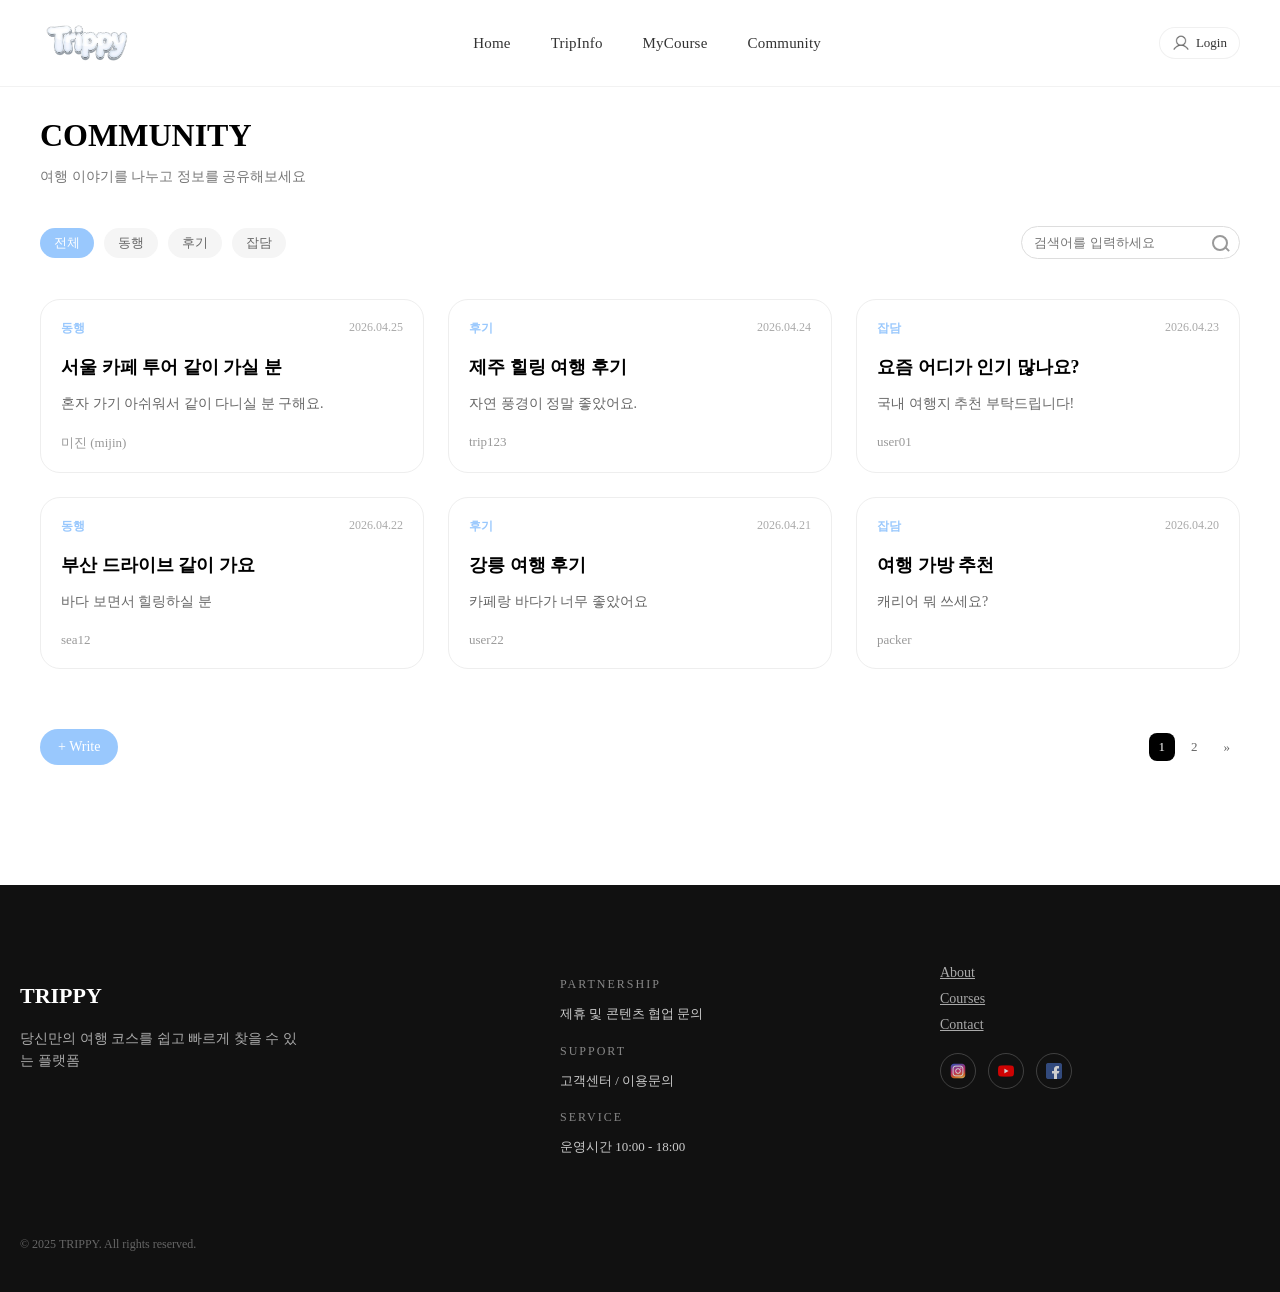
<file: project4/community.html>
<!DOCTYPE html>
<html lang="ko">
<head>
  <meta charset="UTF-8" />
  <meta name="viewport" content="width=device-width, initial-scale=1.0"/>
  <title>Community</title>

  <link rel="stylesheet" href="./css/layout.css">
  <link rel="stylesheet" href="./css/community.css">
</head>

<body>

<div id="header"></div>

<div class="community-container">

  <div class="page-title">
    <h2>COMMUNITY</h2>
    <p>여행 이야기를 나누고 정보를 공유해보세요</p>
  </div>

  <!-- 필터 -->
  <div class="community-top">

    <div class="categories">
        <a href="#" class="active" data-filter="all">전체</a>
        <a href="#" data-filter="trip">동행</a>
        <a href="#" data-filter="review">후기</a>
        <a href="#" data-filter="free">잡담</a>
    </div>

    <div class="search-box">
        <input type="text" placeholder="검색어를 입력하세요">
        <span class="search-icon"></span>
    </div>

  </div>

  <!-- 카드 리스트 -->
  <div class="card-list">

    <div class="post-card" data-category="trip">
      <div class="post-top">
        <span class="category">동행</span>
        <span class="date">2026.04.25</span>
      </div>
      <h3 class="title">서울 카페 투어 같이 가실 분</h3>
      <p class="desc">혼자 가기 아쉬워서 같이 다니실 분 구해요.</p>
      <div class="post-bottom">
        <span class="author">미진 (mijin)</span>
      </div>
    </div>

    <div class="post-card" data-category="review">
      <div class="post-top">
        <span class="category">후기</span>
        <span class="date">2026.04.24</span>
      </div>
      <h3 class="title">제주 힐링 여행 후기</h3>
      <p class="desc">자연 풍경이 정말 좋았어요.</p>
      <div class="post-bottom">
        <span class="author">trip123</span>
      </div>
    </div>

    <div class="post-card" data-category="free">
      <div class="post-top">
        <span class="category">잡담</span>
        <span class="date">2026.04.23</span>
      </div>
      <h3 class="title">요즘 어디가 인기 많나요?</h3>
      <p class="desc">국내 여행지 추천 부탁드립니다!</p>
      <div class="post-bottom">
        <span class="author">user01</span>
      </div>
    </div>

    <div class="post-card" data-category="trip">
      <div class="post-top">
        <span class="category">동행</span>
        <span class="date">2026.04.22</span>
      </div>
      <h3 class="title">부산 드라이브 같이 가요</h3>
      <p class="desc">바다 보면서 힐링하실 분</p>
      <div class="post-bottom">
        <span class="author">sea12</span>
      </div>
    </div>

    <div class="post-card" data-category="review">
      <div class="post-top">
        <span class="category">후기</span>
        <span class="date">2026.04.21</span>
      </div>
      <h3 class="title">강릉 여행 후기</h3>
      <p class="desc">카페랑 바다가 너무 좋았어요</p>
      <div class="post-bottom">
        <span class="author">user22</span>
      </div>
    </div>

    <div class="post-card" data-category="free">
      <div class="post-top">
        <span class="category">잡담</span>
        <span class="date">2026.04.20</span>
      </div>
      <h3 class="title">여행 가방 추천</h3>
      <p class="desc">캐리어 뭐 쓰세요?</p>
      <div class="post-bottom">
        <span class="author">packer</span>
      </div>
    </div>

    <div class="post-card" data-category="trip">
      <div class="post-top">
        <span class="category">동행</span>
        <span class="date">2026.04.19</span>
      </div>
      <h3 class="title">제주도 동행 구해요</h3>
      <p class="desc">여유롭게 여행하실 분</p>
      <div class="post-bottom">
        <span class="author">jeju</span>
      </div>
    </div>

  </div>

  <div class="community-bottom">
    <a href="#" class="write-btn">+ Write</a>

    <div class="pagination"></div>
  </div>

</div>

<div id="footer"></div>

<script src="./js/include.js"></script>
<script src="./js/main.js"></script>

<script>
  initCommunity();
</script>

</body>
</html>
</file>
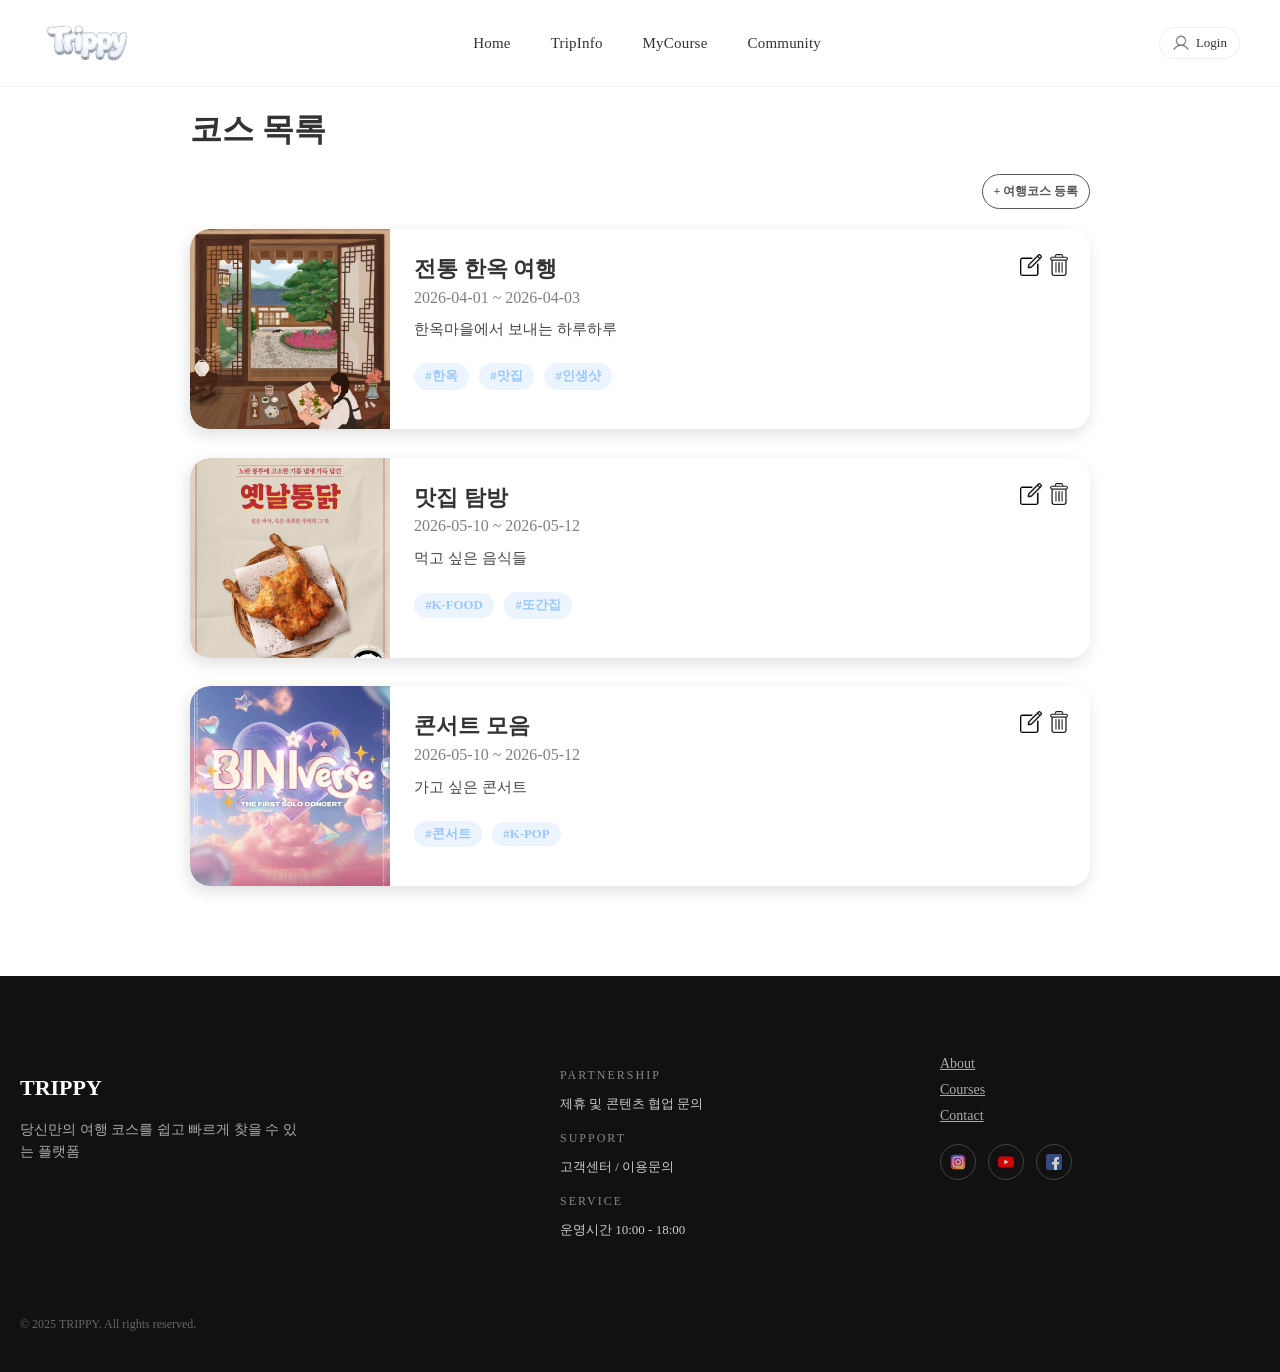
<file: project4/course.html>
<!DOCTYPE html>
<html lang="ko">
<head>
  <meta charset="UTF-8" />
  <meta name="viewport" content="width=device-width, initial-scale=1.0" />
  <title>MyCourse</title>

  <link rel="stylesheet" href="./css/layout.css">
  <link rel="stylesheet" href="./css/course.css" />
</head>
<body>

<div id="header"></div>

<div class="content-wrapper">
  <h1 class="page-title">코스 목록</h1>

  <div class="list-header">
    <div class="add-course-btn">
     + 여행코스 등록
    </div>
  </div>
  
  <section class="product-list">

    <!-- 코스 1 -->
    <article class="product-item">
      <img class="product-img" src="./images/trip20.jpg" alt="여행 이미지" />

      <div class="product-info">
        <div class="info-left">
          <div class="product-title">
            전통 한옥 여행
          </div>

          <div class="product-genre">
            2026-04-01 ~ 2026-04-03
          </div>

          <div class="product-description">
            한옥마을에서 보내는 하루하루
          </div>

          <div class="product-price">#한옥</div>
          <div class="product-price">#맛집</div>
          <div class="product-price">#인생샷</div>
        </div>

        <div class="product-actions">
          <form method="post" action="#">
            <input type="hidden" name="courseId" value="1"/>
            <input type="image" src="./images/edit.png" class="action-icon"/>
          </form>

          <form method="post" action="#">
            <input type="hidden" name="courseId" value="1"/>
            <input type="image" src="./images/delete.png" class="action-icon"/>
          </form>
        </div>
      </div>
    </article>

    <!-- 코스 2 -->
    <article class="product-item">
      <img class="product-img" src="./images/k-food07.jpg" alt="여행 이미지" />

      <div class="product-info">
        <div class="info-left">
          <div class="product-title">
            맛집 탐방
          </div>

          <div class="product-genre">
            2026-05-10 ~ 2026-05-12
          </div>

          <div class="product-description">
            먹고 싶은 음식들
          </div>

          <div class="product-price">#K-FOOD</div>
          <div class="product-price">#또간집</div>
        </div>

        <div class="product-actions">
          <form method="post" action="#">
            <input type="hidden" name="courseId" value="2"/>
            <input type="image" src="./images/edit.png" class="action-icon"/>
          </form>

          <form method="post" action="#">
            <input type="hidden" name="courseId" value="2"/>
            <input type="image" src="./images/delete.png" class="action-icon"/>
          </form>
        </div>
      </div>
    </article>

    <!-- 코스 3 -->
    <article class="product-item">
      <img class="product-img" src="./images/k-pop01.jpg" alt="여행 이미지" />

      <div class="product-info">
        <div class="info-left">
          <div class="product-title">
            콘서트 모음
          </div>

          <div class="product-genre">
            2026-05-10 ~ 2026-05-12
          </div>

          <div class="product-description">
            가고 싶은 콘서트
          </div>

          <div class="product-price">#콘서트</div>
          <div class="product-price">#K-POP</div>
        </div>

        <div class="product-actions">
          <form method="post" action="#">
            <input type="hidden" name="courseId" value="2"/>
            <input type="image" src="./images/edit.png" class="action-icon"/>
          </form>

          <form method="post" action="#">
            <input type="hidden" name="courseId" value="2"/>
            <input type="image" src="./images/delete.png" class="action-icon"/>
          </form>
        </div>
      </div>
    </article>

  </section>
</div>

<div id="footer"></div>

<script src="./js/include.js"></script>
<script src="./js/main.js"></script>

<script>
fetch("./components/header.html")
  .then(res => res.text())
  .then(data => {
    document.getElementById("header").innerHTML = data;

    initHeader();
  });
</script>

</body>
</html>
</file>
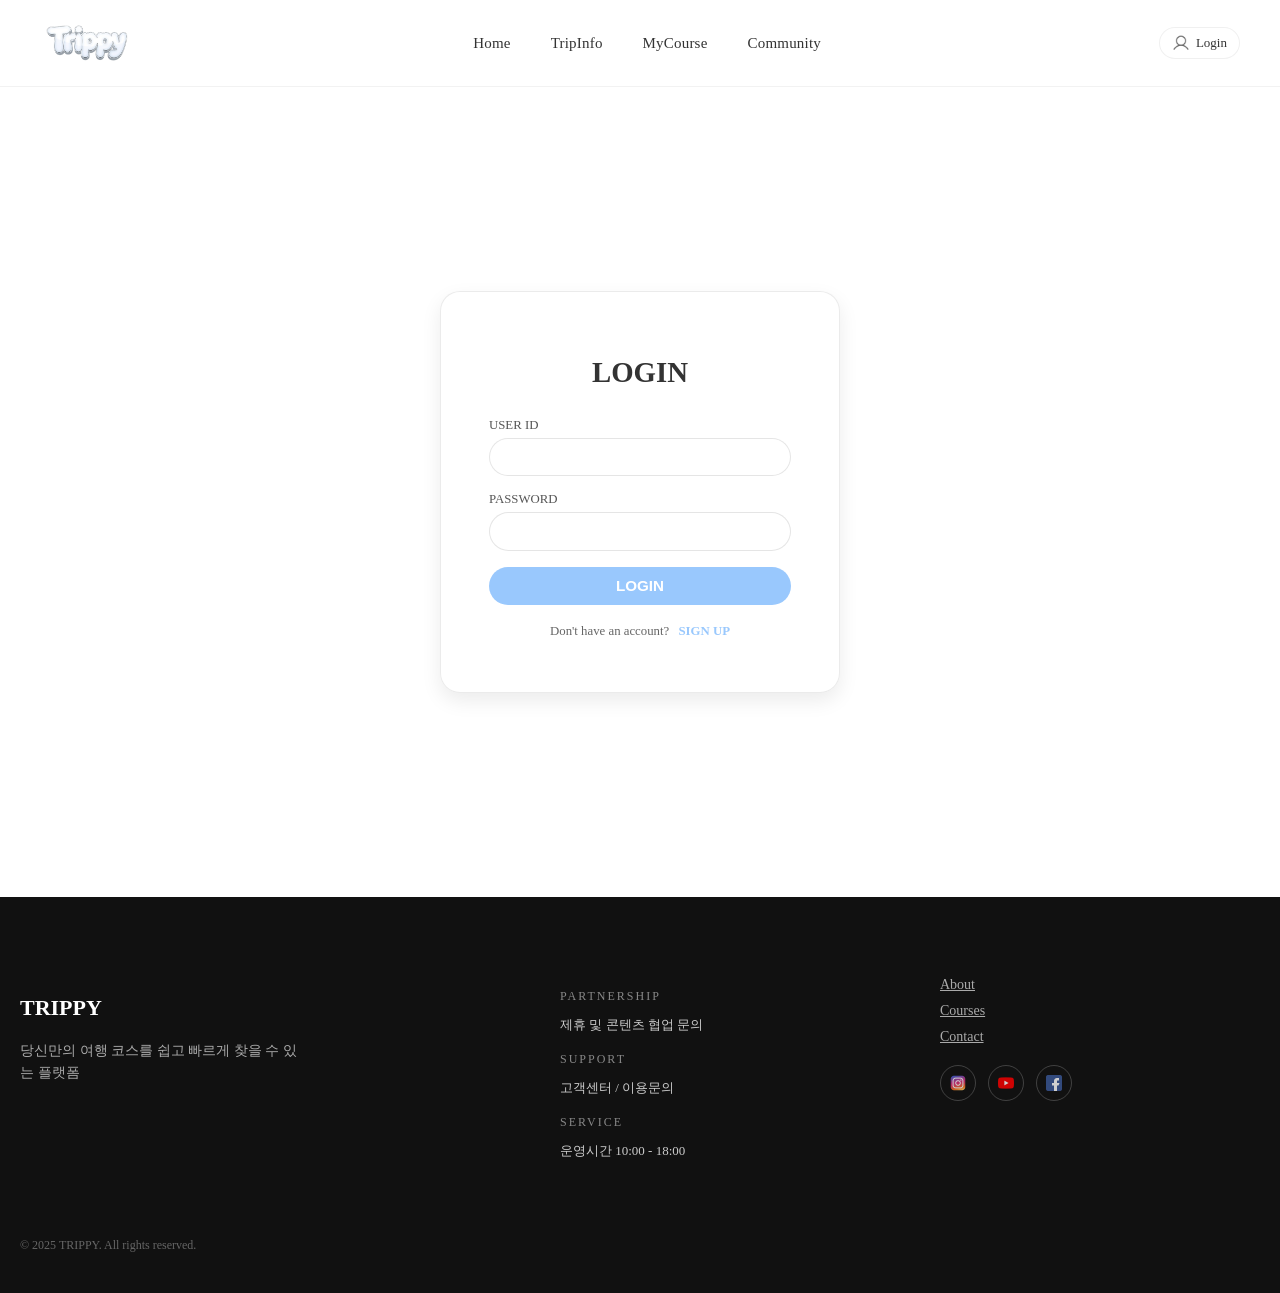
<file: project4/login.html>
<!DOCTYPE html>
<html lang="ko">
<head>
  <meta charset="UTF-8" />
  <meta name="viewport" content="width=device-width, initial-scale=1.0" />
  <title>Login</title>

  <link rel="stylesheet" href="./css/layout.css">
  <link rel="stylesheet" href="./css/login.css" />
</head>
<body>

  <div id="header"></div>

  <div class="login-container">
    <div class="login-card">
      <h2>LOGIN</h2>
      <form action="#" method="post">
        <label for="id">USER ID</label>
        <input type="text" id="id" name="userId" required />

        <label for="password">PASSWORD</label>
        <input type="password" id="password" name="password" required />

        <button type="submit">LOGIN</button>

        <p class="signup-text">
            Don't have an account?
            <a href="signup.html">SIGN UP</a>
        </p>
      </form>
    </div>
  </div>
  
  <div id="footer"></div>
  
  <script src="./js/include.js"></script>
  <script src="./js/main.js"></script>

  <script>
  fetch("./components/header.html")
    .then(res => res.text())
    .then(data => {
      document.getElementById("header").innerHTML = data;

      initHeader();
    });
  </script>
</body>
</html>
</file>
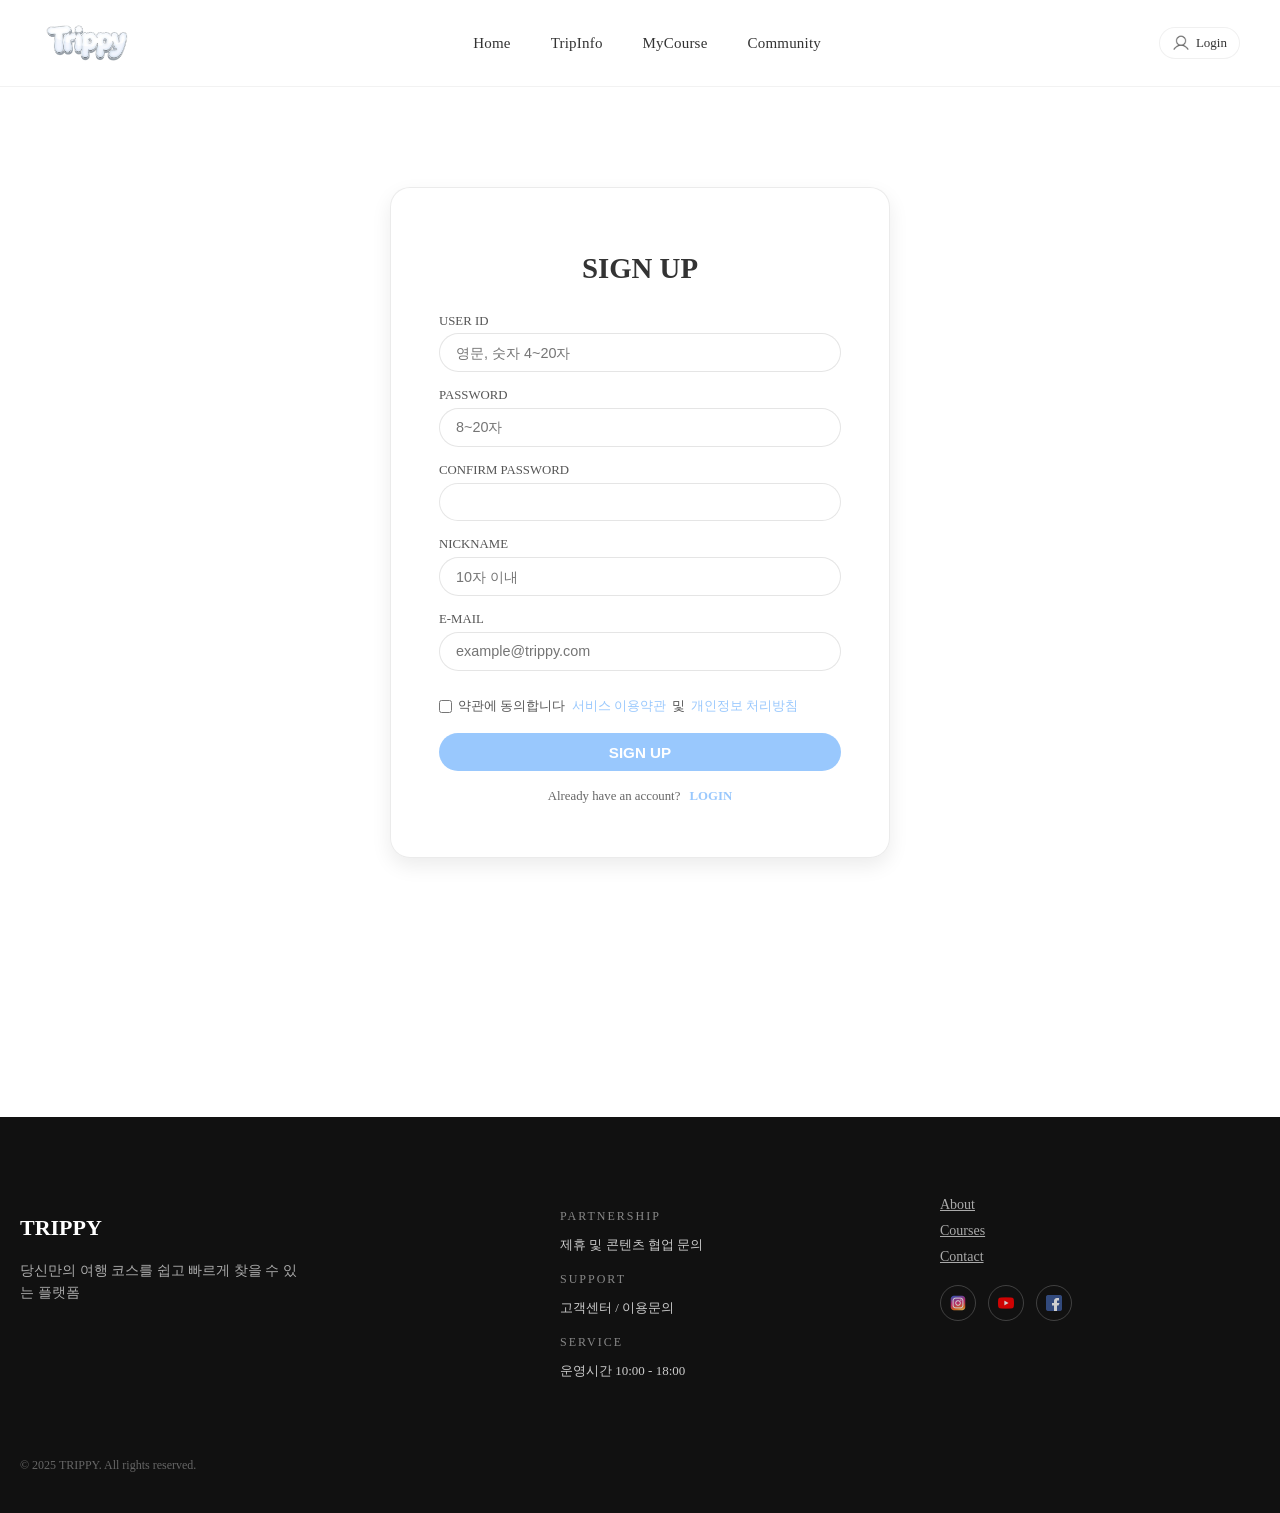
<file: project4/signup.html>
<!DOCTYPE html>
<html lang="ko">
<head>
    <meta charset="UTF-8">
    <meta name="viewport" content="width=device-width, initial-scale=1.0">
    <title>signup</title>

    <link rel="stylesheet" href="./css/layout.css">
    <link rel="stylesheet" href="./css/signup.css">
</head>

<body>

<div id="header"></div>

<div class="signup-container">

    <div class="signup-card">
        <h2>SIGN UP</h2>

        <form id="signupForm">

            <label>USER ID</label>
            <input type="text" id="userId" placeholder="영문, 숫자 4~20자">

            <label>PASSWORD</label>
            <div class="pw-wrap">
                <input type="password" id="password" placeholder="8~20자">
                <i class="fas fa-eye-slash toggle" data-target="password"></i>
            </div>

            <label>CONFIRM PASSWORD</label>
            <div class="pw-wrap">
                <input type="password" id="confirmPassword">
                <i class="fas fa-eye-slash toggle" data-target="confirmPassword"></i>
            </div>

            <label>NICKNAME</label>
            <input type="text" id="nickname" placeholder="10자 이내">

            <label>E-MAIL</label>
            <input type="email" id="email" placeholder="example@trippy.com">

            <div class="terms">
                <label class="terms-row">
                    <input type="checkbox" id="terms">

                    <span class="terms-text">
                        약관에 동의합니다
                        <a href="#">서비스 이용약관</a>
                        및
                        <a href="#">개인정보 처리방침</a>
                    </span>
                </label>
            </div>

            <button id="submitBtn" disabled>SIGN UP</button>

            <p class="login-text">
                Already have an account? <a href="login.html">LOGIN</a>
            </p>

        </form>
    </div>

</div>

<div id="footer"></div>

<script src="./js/include.js"></script>
<script src="./js/main.js"></script>

<script>
fetch("./components/header.html")
.then(res => res.text())
.then(data => {
    document.getElementById("header").innerHTML = data;

    initHeader();
});
</script>

</body>
</html>
</file>
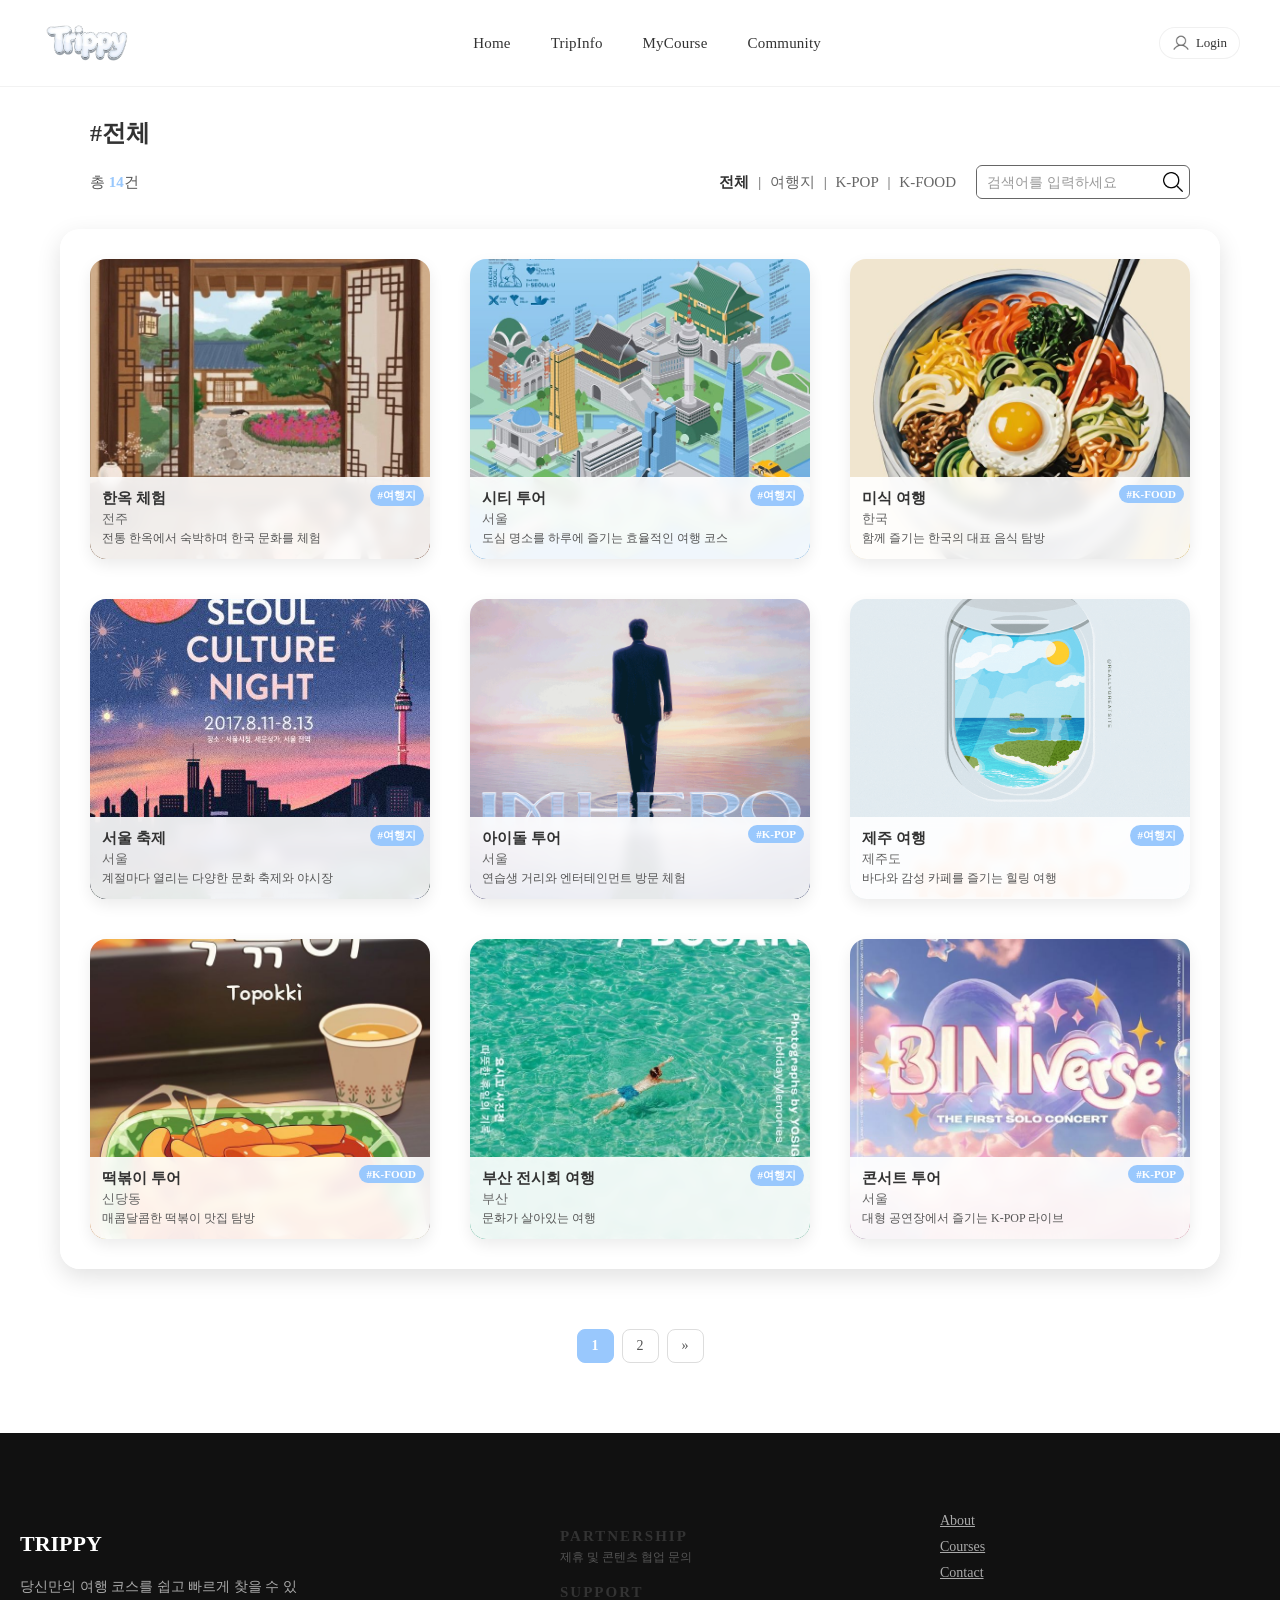
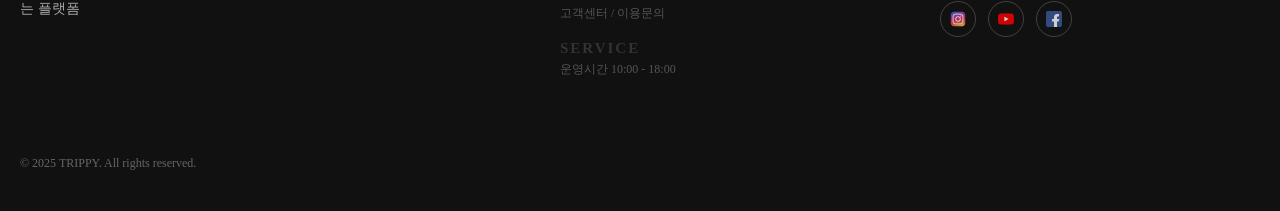
<file: project4/trip.html>
<!DOCTYPE html>
<html lang="ko">
<head>
  <meta charset="UTF-8" />
  <meta name="viewport" content="width=device-width, initial-scale=1.0" />
  <title>TripInfo</title>

  <link rel="stylesheet" href="./css/layout.css">
  <link rel="stylesheet" href="./css/trip.css">
</head>
<body>

<div id="header"></div>

<div class="content-wrapper">

  <h1 class="page-title">
    <span id="titleText">#전체</span>
  </h1>

  <div class="page-sub">

    <div class="count">
      총 <span class="count-num" id="countNum">0</span>건
    </div>

    <div class="filter-area">

      <!-- 카테고리 -->
      <div class="categories">
        <a href="#" data-filter="all" class="active">전체</a> |
        <a href="#" data-filter="trip">여행지</a> |
        <a href="#" data-filter="kpop">K-POP</a> |
        <a href="#" data-filter="kfood">K-FOOD</a>
      </div>

      <!-- 검색 -->
      <div class="search-box">
        <form>
          <input type="text" id="searchInput" placeholder="검색어를 입력하세요" />
          <button type="submit" class="search-btn"></button>
        </form>
      </div>

    </div>
  </div>

  <!-- 카드 리스트 -->
  <div class="grid">

    <div class="card" data-category="trip">
        <img src="./images/trip20.jpg">
        <div class="info-box">
        <span class="category">#여행지</span>
        <div class="title">한옥 체험</div>
        <div class="location">전주</div>
        <div class="desc">전통 한옥에서 숙박하며 한국 문화를 체험</div>
        </div>
    </div>

    <div class="card" data-category="trip">
        <img src="./images/trip10.jpg">
        <div class="info-box">
        <span class="category">#여행지</span>
        <div class="title">시티 투어</div>
        <div class="location">서울</div>
        <div class="desc">도심 명소를 하루에 즐기는 효율적인 여행 코스</div>
        </div>
    </div>

    <div class="card" data-category="kfood">
        <img src="./images/k-food05.jpg">
        <div class="info-box">
        <span class="category">#K-FOOD</span>
        <div class="title">미식 여행</div>
        <div class="location">한국</div>
        <div class="desc">함께 즐기는 한국의 대표 음식 탐방</div>
        </div>
    </div>

    <div class="card" data-category="trip">
        <img src="./images/trip3.jpg">
        <div class="info-box">
        <span class="category">#여행지</span>
        <div class="title">서울 축제</div>
        <div class="location">서울</div>
        <div class="desc">계절마다 열리는 다양한 문화 축제와 야시장</div>
        </div>
    </div>

    <div class="card" data-category="kpop">
        <img src="./images/k-pop06.gif">
        <div class="info-box">
        <span class="category">#K-POP</span>
        <div class="title">아이돌 투어</div>
        <div class="location">서울</div>
        <div class="desc">연습생 거리와 엔터테인먼트 방문 체험</div>
        </div>
    </div>

    <div class="card" data-category="trip">
        <img src="./images/trip19.gif">
        <div class="info-box">
        <span class="category">#여행지</span>
        <div class="title">제주 여행</div>
        <div class="location">제주도</div>
        <div class="desc">바다와 감성 카페를 즐기는 힐링 여행</div>
        </div>
    </div>

    <div class="card" data-category="kfood">
        <img src="./images/k-food09.jpg">
        <div class="info-box">
        <span class="category">#K-FOOD</span>
        <div class="title">떡볶이 투어</div>
        <div class="location">신당동</div>
        <div class="desc">매콤달콤한 떡볶이 맛집 탐방</div>
        </div>
    </div>

    <div class="card" data-category="trip">
        <img src="./images/trip18.jpg">
        <div class="info-box">
        <span class="category">#여행지</span>
        <div class="title">부산 전시회 여행</div>
        <div class="location">부산</div>
        <div class="desc">문화가 살아있는 여행</div>
        </div>
    </div>

    <div class="card" data-category="kpop">
        <img src="./images/k-pop01.jpg">
        <div class="info-box">
        <span class="category">#K-POP</span>
        <div class="title">콘서트 투어</div>
        <div class="location">서울</div>
        <div class="desc">대형 공연장에서 즐기는 K-POP 라이브</div>
        </div>
    </div>

    <div class="card" data-category="kpop">
        <img src="./images/k-pop02.jpg">
        <div class="info-box">
        <span class="category">#K-POP</span>
        <div class="title">IU 콘서트</div>
        <div class="location">서울</div>
        <div class="desc">감성적인 라이브 공연과 팬들과의 특별한 시간</div>
        </div>
    </div>

    <div class="card" data-category="kfood">
        <img src="./images/k-food08.jpg">
        <div class="info-box">
        <span class="category">#K-FOOD</span>
        <div class="title">한식 탐방</div>
        <div class="location">서울</div>
        <div class="desc">비빔밥, 불고기 등 대표 한식 메뉴 체험</div>
        </div>
    </div>

    <div class="card" data-category="trip">
        <img src="./images/trip21.jpg">
        <div class="info-box">
        <span class="category">#여행지</span>
        <div class="title">강릉 여행</div>
        <div class="location">강릉</div>
        <div class="desc">바다와 함께 노을 보기</div>
        </div>
    </div>

    <div class="card" data-category="kfood">
        <img src="./images/k-food06.jpg">
        <div class="info-box">
        <span class="category">#K-FOOD</span>
        <div class="title">한우곰탕</div>
        <div class="location">서울</div>
        <div class="desc">깊고 진한 국물의 전통 한식 요리</div>
        </div>
    </div>

    <div class="card" data-category="kpop">
        <img src="./images/k-pop09.jpg">
        <div class="info-box">
        <span class="category">#K-POP</span>
        <div class="title">태연 콘서트</div>
        <div class="location">서울</div>
        <div class="desc">감미로운 보컬과 감성 무대</div>
        </div>
    </div>

  </div>

  <!-- 페이징 -->
  <div class="pagination"></div>

</div>

<div id="footer"></div>

<script src="./js/main.js"></script>
<script src="./js/include.js"></script>

<script>
fetch("./components/header.html")
  .then(res => res.text())
  .then(data => {
    document.getElementById("header").innerHTML = data;

    initHeader();
  });
</script>

</body>
</html>
</file>
<file: project4/css/layout.css>
@charset "UTF-8";

body {
    padding-top: 87px;
    margin: 0;
}

/* header */
.header {
    position: fixed;
    top: 0;
    width: 100%;
    z-index: 1000;
    background: rgba(255, 255, 255, 0.7);
    backdrop-filter: blur(12px);
    border-bottom: 1px solid rgba(0,0,0,0.05);
}

.header-inner {
    max-width: 1200px;
    margin: 0 auto;
    padding: 16px 20px;
    display: flex;
    align-items: center;
    justify-content: space-between;
}

.logo img {
    height: 50px;
    cursor: pointer;
}

/* NAV */
.nav {
    display: flex;
    gap: 40px;
}

.nav a {
    text-decoration: none;
    font-size: 15px;
    font-weight: 500;
    letter-spacing: 0.2px;
    color: #333;
    position: relative;
    transition: all 0.25s ease;
}

.nav a::after {
    content: "";
    position: absolute;
    left: 0;
    bottom: -6px;
    width: 100%;
    height: 2px;
    background: #333;
    transform: scaleX(0);
    transition: transform 0.25s ease;
}

.nav a:hover {
    color: #111;
}

.nav a:hover::after {
    transform: scaleX(1);
}

.header-actions {
    display: flex;
    align-items: center;
    gap: 10px;
}

.user-box {
    display: flex;
    align-items: center;
    gap: 6px;
    padding: 6px 12px;
    border-radius: 999px;
    text-decoration: none;
    font-size: 13px;
    font-weight: 500;
    color: #333;
    background: rgba(255,255,255,0.6);
    border: 1px solid rgba(0,0,0,0.06);
    transition: all 0.25s ease;
}

.user-box img {
    width: 18px;
    height: 18px;
    filter: brightness(0.4);
}

.user-box:hover {
    background: #fff;
    border-color: rgba(0,0,0,0.3);
}

/* DROPDOWN */
.mega-dropdown {
    position: absolute;
    top: 87px;
    left: 0;
    width: 100%;
    background: #fff;
    border-top: 1px solid #eee;
    opacity: 0;
    visibility: hidden;
    transform: translateY(-10px);
    transition: 0.3s ease;
    box-shadow: 0 10px 30px rgba(0,0,0,0.05);
}

.header:hover .mega-dropdown {
    opacity: 1;
    visibility: visible;
    transform: translateY(0);
}

.mega-inner {
    max-width: 1400px;
    margin: 0 auto;
    padding: 40px;
    display: grid;
    grid-template-columns: 1.2fr 1fr 1fr 1fr;
    gap: 40px;
}

.mega-img {
    width: 310px;
    height: 180px;
    overflow: hidden;
}

.mega-img img {
    width: 100%;
    height: 100%;
    object-fit: cover;
    border-radius: 12px;
}

.mega-section {
    display: flex;
    flex-direction: column;
    gap: 1px;
    align-items: flex-start;
}

.mega-section .title {
    font-size: 13px;
    letter-spacing: 2px;
    color: #999;
    margin-bottom: 22px;
    padding-left: 10px;
}

.mega-section a {
    display: inline-block;
    font-size: 15px;
    color: #333;
    text-decoration: none;

    padding: 5px 12px;
    border-radius: 10px;

    transition: all 0.25s ease;
}

.mega-section a:hover {
    background: #eaecf0;
}


/* HAMBURGER */
.hamburger {
    display: none;
    cursor: pointer;
    position: relative;
    z-index: 3000;
}

.menu-icon {
    display: block;
    width: 22px;
    height: 22px;
    background: url("../images/menu.png") no-repeat center / contain;
    transition: 0.2s;
}

/* MOBILE MENU */
.mobile-menu {
    position: fixed;
    top: 0;
    right: -100%;
    width: 260px;
    height: 100vh;
    background: #fff;
    z-index: 2000;
    transition: right 0.35s ease;
}

.mobile-menu.active {
    right: 0;
}

.mobile-inner {
    padding: 80px 20px;
    display: flex;
    flex-direction: column;
    gap: 18px;
}

/* CLOSE BUTTON */
.menu-close {
    position: absolute;
    top: 20px;
    right: 20px;
    z-index: 3001;
    cursor: pointer;
}

.close-icon {
    display: block;
    width: 20px;
    height: 20px;
    background: url("../images/close.png") no-repeat center / contain;
}

/* LINK (HOME / LOGIN) */
.mobile-link {
    display: flex;
    align-items: center;
    gap: 8px;

    padding: 12px 0;

    font-size: 16px;
    font-weight: 600;
    color: #000;
    text-decoration: none;

    border-bottom: 1px solid #eee;
}

.mobile-link.login {
    border: none;
}

/* ACCORDION */
.mobile-item {
    border-bottom: 1px solid #eee;
    padding-bottom: 10px;
}

.mobile-title {
    display: flex;
    justify-content: space-between;
    align-items: center;

    font-size: 16px;
    font-weight: 600;
    padding: 12px 0;

    cursor: pointer;
}

.mobile-sub {
    max-height: 0;
    overflow: hidden;

    display: flex;
    flex-direction: column;
    gap: 10px;

    transition: max-height 0.35s ease;
}

.mobile-item.active .mobile-sub {
    max-height: 300px;
    padding-top: 6px;
}

.mobile-sub a {
    font-size: 14px;
    color: #555;
    text-decoration: none;
    padding: 6px 0;
    transition: 0.2s;
}

.mobile-sub a:hover {
    color: #000;
}

/* ARROW */
.arrow {
    width: 10px;
    height: 10px;
    margin-left: 10px;

    border-right: 2px solid #333;
    border-bottom: 2px solid #333;

    transform: rotate(45deg);
    transition: 0.3s;
}

.mobile-item.active .arrow {
    transform: rotate(-135deg);
}




/* footer */
.footer {
    background: #111;
    color: #ccc;
    padding: 80px 20px 40px;
}

.footer-inner {
    max-width: 1400px;
    margin: 0 auto;
}
.footer-grid {
    display: grid;
    grid-template-columns: 1.5fr 1fr 1fr;
    gap: 60px;
    align-items: start;
}

/* LEFT */
.footer-col.left .logo {
    font-size: 22px;
    color: #fff;
    font-weight: 700;
}

.footer-col.left .desc {
    margin-top: 10px;
    font-size: 14px;
    color: #aaa;
    line-height: 1.6;
    max-width: 280px;
}

/* MIDDLE */
.middle .info-box {
    margin-bottom: 18px;
}

.middle .title {
    font-size: 12px;
    letter-spacing: 2px;
    color: #888;
}

.middle .desc {
    font-size: 13px;
    color: #ccc;
    margin-top: 4px;
}

/* RIGHT */
.right .links {
    display: flex;
    flex-direction: column;
    gap: 10px;
    margin-bottom: 20px;
}

.right .links a {
    color: #aaa;
    font-size: 14px;
}

.right .links a:hover {
    color: #fff;
}

.right .sns {
    display: flex;
    gap: 12px;
}

.right .sns a {
    width: 34px;
    height: 34px;
    border: 1px solid rgba(255,255,255,0.2);
    border-radius: 50%;
    display: flex;
    align-items: center;
    justify-content: center;
}

.right .sns img {
    width: 16px;
    height: 16px;
    opacity: 0.8;
}

/* BOTTOM */
.footer-bottom {
    margin-top: 60px;
    font-size: 12px;
    color: #666;
}




@media (max-width: 1024px) {

    body {
        padding-top: 77px;
    }

    .header-inner {
        padding: 14px 16px;
    }

    .nav {
        gap: 24px;
    }

    .logo img {
        height: 44px;
    }

    .mega-inner {
        grid-template-columns: 1fr 1fr 1fr;
        gap: 30px;
    }

    .mega-img {
        display: none;
    }

    /* footer */
    .footer {
        padding: 60px 20px 30px;
    }

    .footer-grid {
        grid-template-columns: 1fr 1fr;
        gap: 40px;
    }

    .footer-col.left {
        grid-column: span 2;
    }

    .footer-col.left .desc {
        max-width: 100%;
    }
}


@media (max-width: 768px) {

    body {
        padding-top: 73px;
    }

    .header-inner {
        flex-wrap: wrap;
        gap: 10px;
    }

    .nav {
        display: none;
    }

    .user-box span {
        display: none;
    }

    .user-box {
        padding: 6px 10px;
    }

    .mega-dropdown {
        display: none;
    }

    .logo img {
        height: 40px;
    }

    .hamburger {
        display: flex;
    }

    .mega-dropdown {
        display: none;
    }

    /* footer */
    .footer-grid {
        grid-template-columns: 1fr;
        gap: 30px;
    }

    .footer-col {
        text-align: left;
    }

    .footer-col.left .logo {
        font-size: 20px;
    }

    .footer-col.left .desc {
        font-size: 13px;
    }

    .middle .info-box {
        margin-bottom: 14px;
    }

    .right .links {
        flex-direction: row;
        gap: 16px;
        flex-wrap: wrap;
    }

    .right .links a {
        font-size: 13px;
    }

    .right .sns {
        margin-top: 10px;
    }

    .footer-bottom {
        margin-top: 40px;
        text-align: center;
    }
}

@media (max-width: 480px) {

    body {
        padding-top: 65px;
    }

    .header-inner {
        padding: 12px 14px;
    }

    .logo img {
        height: 36px;
    }

    .user-box {
        padding: 6px 8px;
        font-size: 12px;
    }

    /* footer */
    .footer {
        padding: 50px 16px 24px;
    }

    .footer-col.left .logo {
        font-size: 18px;
    }

    .footer-col.left .desc {
        font-size: 12px;
        line-height: 1.5;
    }

    .middle .title {
        font-size: 11px;
    }

    .middle .desc {
        font-size: 12px;
    }

    .right .links {
        gap: 12px;
    }

    .right .sns a {
        width: 30px;
        height: 30px;
    }

    .right .sns img {
        width: 14px;
        height: 14px;
    }

    .footer-bottom {
        font-size: 11px;
    }
}
</file>
<file: project4/css/community.css>
@charset "UTF-8";

.community-container {
    max-width: 1200px;
    margin: 30px auto 120px;
    padding: 0 40px;
}

.page-title h2 {
    font-size: 32px;
    margin-bottom: 10px;
}

.page-title p {
    color: #777;
    font-size: 14px;
}

.community-top {
    display: flex;
    justify-content: space-between;
    align-items: center;
    margin: 40px 0;
}

.categories {
    display: flex;
    gap: 10px;
}

.categories a {
    padding: 6px 14px;
    border-radius: 20px;
    background: #f5f5f5;
    color: #666;
    font-size: 13px;
    text-decoration: none;
    transition: 0.2s;
}

.categories a.active {
    background: #99c8fd;
    color: #fff;
}

.categories a:hover {
    background: #eaeaea;
}

.search-box {
    position: relative;
}

.search-box input {
    padding: 8px 36px 8px 12px;
    border-radius: 20px;
    border: 1px solid #ddd;
}

.search-icon {
    position: absolute;
    right: 12px;
    top: 50%;
    transform: translateY(-50%);
    width: 12px;
    height: 12px;
    border: 2px solid #999;
    border-radius: 50%;
    cursor: pointer;
}

.search-icon::after {
    content: "";
    position: absolute;
    right: -4px;
    bottom: -1px;
    width: 6px;
    height: 2px;
    background: #999;
    transform: rotate(45deg);
}

.card-list {
    display: grid;
    grid-template-columns: repeat(3, 1fr);
    gap: 24px;
}

.post-card {
    padding: 20px;
    border-radius: 20px;
    background: #fff;
    border: 1px solid #eee;
    transition: all 0.25s ease;
}

.post-card:hover {
    transform: translateY(-6px);
    box-shadow: 0 10px 25px rgba(0,0,0,0.08);
}

.post-top {
    display: flex;
    justify-content: space-between;
    margin-bottom: 10px;
}

.category {
    font-size: 12px;
    color: #99c8fd;
    font-weight: 600;
}

.date {
    font-size: 12px;
    color: #aaa;
}

.post-card .title {
    font-size: 18px;
    margin-bottom: 8px;
}

.desc {
    font-size: 14px;
    color: #666;
    margin-bottom: 20px;
    line-height: 1.5;
}

.post-bottom {
    font-size: 13px;
    color: #999;
}

.community-bottom {
    margin-top: 60px;
    display: flex;
    justify-content: space-between;
    align-items: center;
}

.write-btn {
    background: #99c8fd;
    color: #fff;
    padding: 10px 18px;
    border-radius: 20px;
    text-decoration: none;
    font-size: 14px;
}

.write-btn:hover {
    background: #7fb6f5;
}

.pagination {
    display: flex;
    gap: 6px;
}

.pagination a {
    padding: 6px 10px;
    border-radius: 8px;
    text-decoration: none;
    color: #666;
    font-size: 13px;
}

.pagination a.active {
    background: #000;
    color: #fff;
}

.pagination a:hover {
    background: #eee;
}



@media (max-width: 1024px) {

    .community-container {
        padding: 0 30px;
    }

    .card-list {
        grid-template-columns: repeat(2, 1fr);
        gap: 20px;
    }

    .community-top {
        gap: 20px;
    }

}

@media (max-width: 768px) {

    .community-top {
        gap: 10px;
    }

    .categories {
        flex-wrap: wrap;
        gap: 5px;
    }

    .search-box input {
        width: 120px;
    }

    .card-list {
        grid-template-columns: repeat(2, 1fr);
    }

}

@media (max-width: 480px) {

    .community-container {
        padding: 0 16px;
        margin: 20px auto 80px;
    }

    .page-title h2 {
        font-size: 24px;
    }

    .page-title p {
        font-size: 13px;
    }

    /* 필터 */
     .community-top {
        flex-direction: column;
        align-items: flex-start;
        gap: 15px;
    }

    .categories {
        flex-wrap: wrap;
        gap: 6px;
    }

    .categories a {
        font-size: 12px;
        padding: 5px 10px;
    }

    .search-box {
        width: 100%;
    }

    .search-box input {
        width: 86%;
    }

    /* 카드 1열 */
    .card-list {
        grid-template-columns: 1fr;
        gap: 16px;
    }

    .post-card {
        padding: 16px;
    }

    .post-card .title {
        font-size: 16px;
    }

    .desc {
        font-size: 13px;
    }

}
</file>
<file: project4/css/course.css>
@charset "UTF-8";

.content-wrapper {
	padding-bottom: 70px;
}

.page-title {
	text-align: left;
	color: #333;
	max-width: 900px;
	margin-left: auto;
	margin-right: auto;
}

.list-header {
	max-width: 900px;
	margin: 0 auto;
	display: flex;
	justify-content: flex-end;
	margin-top: 10px;
}

.add-course-btn {
	width: 90px;
	margin-left: auto;

	font-size: 0.75rem;
	font-weight: 600;
	color: #555;

	padding: 8px;
	text-align: center;

	border-radius: 999px;
	border: 1px solid #555;
	background: #fff;

	cursor: pointer;
	transition: all 0.2s ease;
}

.add-course-btn:hover {
	color: #99c8fd;
	border-color: #99c8fd;
	transform: translateY(-1px);
}


.product-list {
	max-width: 900px;
	margin: 20px auto;
	display: flex;
	flex-direction: column;
	gap: 1.8rem;
}

.product-item {
	position: relative;
	display: flex;
	background: rgba(255, 255, 255, 0.4);;
	backdrop-filter: blur(12px);
	-webkit-backdrop-filter: blur(12px);
	border-radius: 20px;
	box-shadow: -2px 6px 16px rgba(0, 0, 0, 0.12);
	overflow: hidden;
	transition: transform 0.3s ease;
}

.product-item:hover {
	transform: translateY(-5px);
	box-shadow: 0 12px 24px rgba(0, 0, 0, 0.2);
}

.product-img {
	flex-shrink: 0;
	width: 200px;
	height: 200px;
	object-fit: cover;
	border-top-left-radius: 20px;
	border-bottom-left-radius: 20px;
}

.product-info {
	display: flex;
	justify-content: space-between;
	align-items: flex-start;
	padding: 24px;
	flex-grow: 1;
	color: #333;
}

.info-left {
	flex: 1;
}

.product-title {
	font-size: 1.4rem;
	font-weight: 700;
	margin-bottom: 0.3rem;
	cursor: pointer;
}

.product-genre {
	font-size: 1rem;
	opacity: 0.75;
	margin-bottom: 0.8rem;
	font-weight: 500;
	color: #555;
}

.product-description {
	font-size: 0.95rem;
	color: #444;
	line-height: 1.3;
	margin-bottom: 1rem;
	flex-grow: 1;
}

.product-price {
	font-size: 0.8rem;
	font-weight: 600;
	color: #99c8fd; 
	background: rgba(153, 200, 253, 0.2); 
	padding: 0.3rem 0.7rem;
	border-radius: 999px;
	display: inline-block;
	margin-top: 0.5rem;
	margin-right: 0.4rem;
	transition: all 0.2s ease;
}

.product-price:hover {
	background: rgba(153, 200, 253, 0.35);
}

.product-actions {
	position: absolute;
    top: 25px;
    right: 20px;
    display: flex;
    gap: 6px;
    align-items: center;
    margin-left: 0;
}

.action-icon {
	width: 22px;
	height: 22px;
	cursor: pointer;
	transition: transform 0.2s ease;
}

.action-icon:hover {
	transform: translateY(-3px);
}


@media (max-width: 1024px) {

    .page-title,
    .list-header,
    .product-list {
        max-width: 95%;
    }

    .product-item {
        gap: 16px;
    }

    .product-img {
        width: 180px;
        height: 180px;
    }

    .product-info {
        padding: 20px;
    }

    .product-title {
        font-size: 1.2rem;
    }

    .product-genre {
        font-size: 0.95rem;
    }

    .product-description {
        font-size: 0.9rem;
    }

}

@media (max-width: 768px) {

    .product-item {
        flex-direction: column;
    }

    .product-img {
        width: 100%;
        height: 220px;
        border-radius: 20px 20px 0 0;
    }

    .product-info {
        flex-direction: column;
        padding: 16px;
        gap: 12px;
    }

	.product-actions {
        top: 255px;
        right: 15px;
        gap: 6px;
    }

}

@media (max-width: 480px) {

    .page-title {
        padding: 0 16px;
        font-size: 20px;
    }

    .list-header {
        padding: 0 16px;
    }

    .add-course-btn {
        width: auto;
        padding: 6px 12px;
        font-size: 12px;
    }

    .product-list {
        padding: 0 16px;
        gap: 16px;
    }

    .product-item {
        border-radius: 16px;
    }

    .product-img {
        height: 180px;
    }

    .product-title {
        font-size: 1.1rem;
    }

    .product-genre {
        font-size: 0.85rem;
    }

    .product-description {
        font-size: 0.85rem;
    }

    .product-price {
        font-size: 0.7rem;
        padding: 0.25rem 0.6rem;
    }

    .product-actions {
        top: 215px;
        right: 15px;
        gap: 6px;
    }

	.action-icon {
        width: 20px;
        height: 20px;
    }

}
</file>
<file: project4/css/login.css>
@charset "UTF-8";

.login-container {
	min-height: calc(100vh - 90px);
	display: flex;
	justify-content: center;
	align-items: center;
}

.login-card {
	background: rgba(255, 255, 255, 0.7);
	border: 1px solid rgba(0, 0, 0, 0.08);
	backdrop-filter: blur(20px);
	padding: 2.5rem 3rem;
	border-radius: 20px;
	width: 400px;
	box-shadow: 0 8px 20px rgba(0, 0, 0, 0.08);
	text-align: center;
	box-sizing: border-box;
}

.login-card h2 {
	margin-bottom: 1.8rem;
	font-size: 1.8rem;
	font-weight: 600;
	color: #333;
}

.login-card label {
	display: block;
	text-align: left;
	font-size: 0.8rem;
	margin-bottom: 0.3rem;
	color: #555;
}

.login-card input {
	width: 100%;
	padding: 0.65rem 1rem;
	margin-bottom: 1rem;
	border: 1px solid rgba(0, 0, 0, 0.1);
	border-radius: 50px;
	background-color: #fff;
	color: #333;
	outline: none;
	font-size: 0.9rem;
	box-sizing: border-box;
}

.login-card button {
	width: 100%;
	padding: 0.65rem 1rem;
	border: none;
	border-radius: 50px;
	background-color: #99c8fd;
	color: #fff;
	font-weight: 600;
	font-size: 0.95rem;
	cursor: pointer;
	transition: all 0.2s ease;
}

.login-card button:hover {
	background-color: #7fb6f5;
}

.signup-text {
    margin-top: 1.2rem;
    font-size: 0.8rem;
    color: #666;
}

.signup-text a {
    margin-left: 6px;
    font-weight: 600;
    color: #99c8fd;
    text-decoration: none;
    transition: 0.2s;
}

.signup-text a:hover {
    text-decoration: underline;
}


@media (max-width: 480px) {

    .login-container {
        padding: 0 16px;
    }

    .login-card h2 {
        font-size: 1.5rem;
        margin-bottom: 1.5rem;
    }

    .login-card input {
        padding: 0.6rem 0.9rem;
        font-size: 0.85rem;
    }

    .login-card button {
        padding: 0.6rem;
        font-size: 0.9rem;
    }

    .signup-text a {
        font-size: 0.75rem;
    }

}
</file>
<file: project4/css/signup.css>
@charset "UTF-8";

.signup-container {
    min-height: calc(100vh - 90px);
    display: flex;
    justify-content: center;
    align-items: flex-start;
    padding: 100px 0 120px;
}

.signup-card {
    background: rgba(255, 255, 255, 0.7);
    border: 1px solid rgba(0, 0, 0, 0.08);
    backdrop-filter: blur(20px);
    padding: 2.5rem 3rem;
    border-radius: 20px;
    width: 500px; /* 🔥 로그인과 동일 */
    box-shadow: 0 8px 20px rgba(0, 0, 0, 0.08);
    text-align: center;
    box-sizing: border-box;
}

.signup-card h2 {
    margin-bottom: 1.8rem;
    font-size: 1.8rem;
    font-weight: 600;
    color: #333;
}

.signup-card label {
    display: block;
    text-align: left;
    font-size: 0.8rem;
    margin-bottom: 0.3rem;
    color: #555;
}

.signup-card input {
    width: 100%;
    padding: 0.65rem 1rem;
    margin-bottom: 1rem;
    border: 1px solid rgba(0, 0, 0, 0.1);
    border-radius: 50px;
    background-color: #fff;
    color: #333;
    outline: none;
    font-size: 0.9rem;
    box-sizing: border-box;
}

.pw-wrap {
    position: relative;
}

.pw-wrap input {
    padding-right: 40px;
}

.toggle {
    position: absolute;
    right: 14px;
    top: 50%;
    transform: translateY(-50%);
    cursor: pointer;
    color: #888;
    font-size: 14px;
}

.terms {
    margin: 10px 0 18px;
}

.terms-row {
    display: flex;
    align-items: center;
    gap: 10px;
    font-size: 0.8rem;
    color: #444;
    cursor: pointer;
}

.terms-row input[type="checkbox"] {
    width: auto;
    margin: 0;
	position: relative;
    top: 3px;
}

.terms-text {
    line-height: 1.4;
	margin-left: 3px;
}

.terms-text a {
    color: #99c8fd;
    text-decoration: none;
    margin: 0 3px;
}

.terms-text a:hover {
    text-decoration: underline;
}


.signup-card button {
    width: 100%;
    padding: 0.65rem 1rem;
    border: none;
    border-radius: 50px;
    background-color: #99c8fd;
    color: #fff;
    font-weight: 600;
    font-size: 0.95rem;
    cursor: pointer;
    transition: all 0.2s ease;
}

.signup-card button:hover {
    background-color: #7fb6f5;
}

.login-text {
    margin-top: 18px;
    font-size: 0.8rem;
    color: #666;
}

.login-text a {
    margin-left: 6px;
    font-weight: 600;
    color: #99c8fd;
    text-decoration: none;
    transition: 0.2s;
}

.login-text a:hover {
    text-decoration: underline;
}



@media (max-width: 768px) {

    .signup-container {
        padding: 80px 16px 40px;
        align-items: flex-start;
    }

    .signup-card h2 {
        font-size: 1.5rem;
        margin-bottom: 1.5rem;
    }

    .signup-card input {
        font-size: 0.85rem;
        padding: 0.6rem 0.9rem;
    }

    .toggle {
        right: 12px;
        font-size: 13px;
    }

    .terms-row {
        align-items: flex-start;
        gap: 8px;
        font-size: 0.75rem;
    }

    .terms-text {
        line-height: 1.5;
    }

    .signup-card button {
        font-size: 0.9rem;
        padding: 0.6rem;
    }

    .login-text {
        font-size: 0.75rem;
    }

}
</file>
<file: project4/css/trip.css>
@charset "UTF-8";

.content-wrapper {
	padding-bottom: 70px;
}

.page-title {
	margin-top: 30px;
	max-width: 1100px;
	margin-left: auto;
	margin-right: auto;
	display: flex;
	align-items: center;
	font-size: 24px;
	color: #333;
}

.page-sub {
	max-width: 1100px;
	margin: 15px auto 30px;
	display: flex;
	justify-content: space-between;
	align-items: center;
	font-size: 15px;
	color: #555;
}

.page-sub .count-num {
	color: #99c8fd;
	font-weight: bold;
}

.page-sub .filter-area {
	display: flex;
	align-items: center;
	gap: 15px;
}

.page-sub .categories a {
	margin: 0 5px;
	text-decoration: none;
	color: #666;
	transition: color 0.2s;
}

.page-sub .categories a:hover {
	color: #333;
}

.page-sub .categories a.active {
	font-weight: bold;
	color: #333;
}

.search-box {
	display: flex;
	align-items: center;
	border: 1px solid #666;
	border-radius: 6px;
	background: #fff;
	overflow: hidden;
}

.search-box form {
	display: flex;
	align-items: center;
	width: 100%;
}

.search-box input {
	border: none;
	padding: 6px 10px;
	outline: none;
	width: 160px;
	font-size: 14px;
	color: #333;
}

.search-box input::placeholder {
	color: #999;
}

.search-box .search-btn {
	background: url('../images/search.png') no-repeat center;
	background-size: 20px;
	border: none;
	width: 32px;
	height: 32px;
	cursor: pointer;
}

.grid {
	display: grid;
	grid-template-columns: repeat(3, 1fr);
	gap: 40px;
	max-width: 1100px;
	margin: 0 auto;
	padding: 30px;
	background: rgba(255, 255, 255, 0.85);
	border-radius: 20px;
	backdrop-filter: blur(10px);
	box-shadow: 0 8px 25px rgba(0, 0, 0, 0.12);
}

.card {
	position: relative;
	border-radius: 16px;
	overflow: hidden;
	background: #fff;
	box-shadow: 0 6px 15px rgba(0, 0, 0, 0.08);
	transition: transform 0.25s ease, box-shadow 0.25s ease;
	cursor: pointer;
}

.card:hover {
	transform: translateY(-5px);
	box-shadow: 0 12px 25px rgba(0, 0, 0, 0.18);
}

.card img {
	width: 100%;
	height: 300px;
	object-fit: cover;
	display: block;
}

.card .info-box {
	position: absolute;
	bottom: 0;
	width: 100%;
	padding: 12px;
	background: rgba(255, 255, 255, 0.9);
	backdrop-filter: blur(6px);
}

.info-box .title {
	font-size: 15px;
	font-weight: 700;
	color: #333;
	margin-bottom: 2px;
}

.info-box .location {
	font-size: 13px;
	color: #666;
	margin-bottom: 2px;
}

.info-box .desc {
	font-size: 12px;
	color: #555;
}

.info-box .category {
	position: absolute;
	top: 8px;
	right: 30px;
	background: #99c8fd;
	color: #fff;
	padding: 3px 8px;
	border-radius: 12px;
	font-size: 11px;
	font-weight: 600;
}

.pagination {
	display: flex;
	justify-content: center;
	margin-top: 60px;
	gap: 8px;
}

.pagination a {
	padding: 8px 14px;
	border-radius: 8px;
	background: #fff;
	color: #555;
	border: 1px solid #ddd;
	text-decoration: none;
	font-size: 14px;
	transition: 0.2s;
}

.pagination a:hover {
	background: #f5f5f5;
}

.pagination a.active {
	background: #99c8fd;
	color: #fff;
	border: 1px solid #99c8fd;
	font-weight: bold;
}


@media (max-width: 1024px) {

    .page-title,
    .page-sub,
    .grid {
        max-width: 90%;
    }

    .grid {
        grid-template-columns: repeat(2, 1fr);
        gap: 30px;
        padding: 24px;
    }

    .card img {
        height: 240px;
    }

}

@media (max-width: 768px) {

    .page-title {
        font-size: 20px;
        margin-top: 20px;
        padding: 0 16px;
    }

    .page-sub {
        flex-direction: column;
        align-items: flex-start;
        gap: 10px;
        padding: 0 16px;
    }

    .page-sub .filter-area {
        width: 100%;
        justify-content: space-between;
    }

	.count {
		margin: 0 5px;
	}

    .categories {
        font-size: 14px;
        flex-wrap: wrap;
    }

    .search-box {
        width: 160px;
    }

    .search-box input {
        width: 100%;
        font-size: 13px;
    }

    .grid {
        grid-template-columns: 1fr;
        gap: 20px;
        padding: 20px;
    }

    .card img {
        height: 220px;
    }

    .info-box .title {
        font-size: 14px;
    }

    .info-box .desc {
        font-size: 11px;
    }

}

@media (max-width: 480px) {

    .page-title {
        font-size: 18px;
    }

    .page-sub {
        font-size: 13px;
    }

	.page-sub .filter-area {
        flex-direction: column;
        align-items: stretch;
        gap: 10px;
        width: 100%;
    }

    .categories {
        width: 100%;
        display: flex;
        flex-wrap: wrap;
        gap: 6px;
        font-size: 13px;
    }

    .categories a {
        margin: 0;
    }

    .search-box {
        width: 100%;
		margin-top: 5px;
    }

    .search-box input {
        width: 100%;
    }

    .card img {
        height: 180px;
    }

    .info-box {
        padding: 10px;
    }

    .info-box .title {
        font-size: 13px;
    }

    .info-box .location {
        font-size: 12px;
    }

    .info-box .desc {
        font-size: 11px;
    }

    .info-box .category {
        font-size: 10px;
        padding: 2px 6px;
    }

    .pagination {
        margin-top: 40px;
        gap: 6px;
    }

    .pagination a {
        padding: 6px 10px;
        font-size: 12px;
    }

}
</file>
